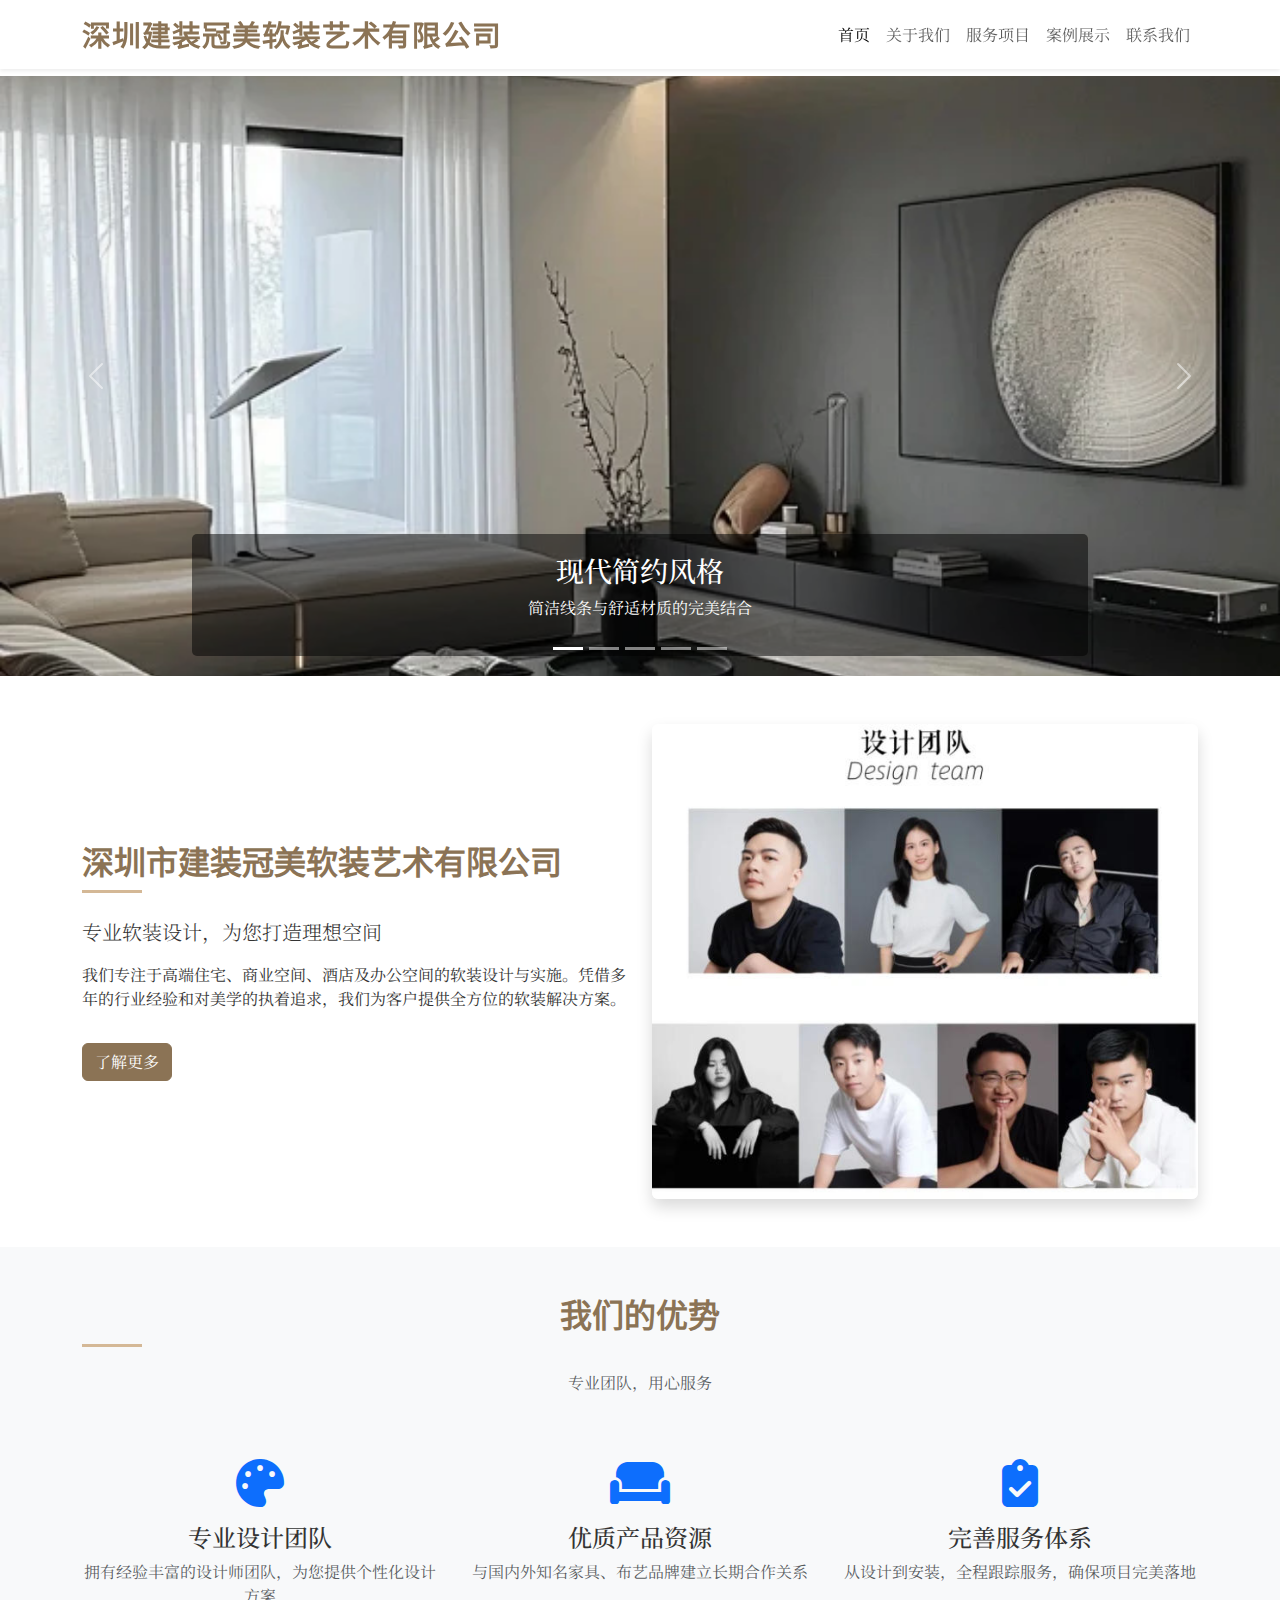
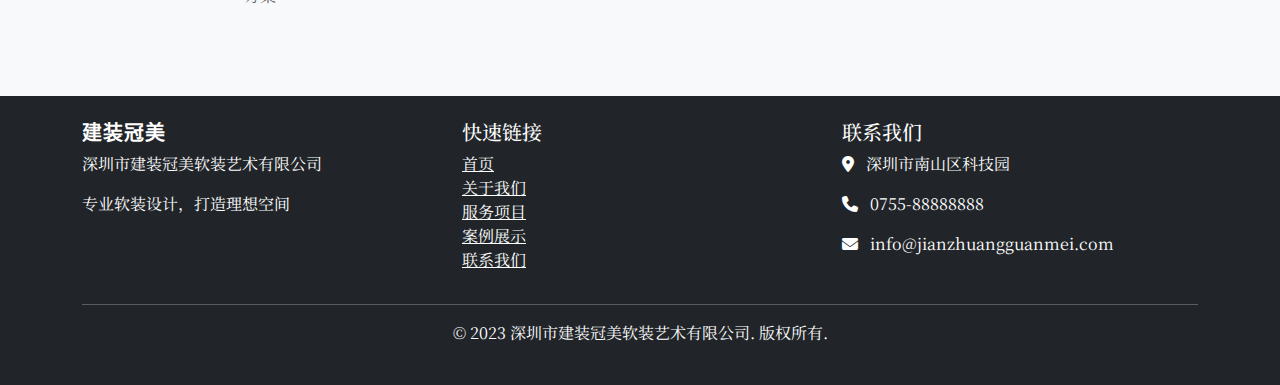
<file: index.html>
<!DOCTYPE html>
<html lang="zh-CN">
<head>
    <meta charset="UTF-8">
    <meta name="viewport" content="width=device-width, initial-scale=1.0">
    <title>深圳市建装冠美软装艺术有限公司</title>
    <link href="https://cdn.jsdelivr.net/npm/bootstrap@5.3.0/dist/css/bootstrap.min.css" rel="stylesheet">
    <link href="https://fonts.googleapis.com/css2?family=Playfair+Display:wght@700&family=Noto+Serif+SC:wght@700&display=swap" rel="stylesheet">
    <link rel="stylesheet" href="https://cdnjs.cloudflare.com/ajax/libs/font-awesome/6.4.0/css/all.min.css">
    <link rel="stylesheet" href="css/style.css">
</head>
<body>
    <!-- 导航栏 -->
    <nav class="navbar navbar-expand-lg navbar-light bg-white fixed-top shadow-sm">
        <div class="container">
            <a class="navbar-brand logo" href="index.html">深圳建装冠美软装艺术有限公司</a>
            <button class="navbar-toggler" type="button" data-bs-toggle="collapse" data-bs-target="#navbarNav">
                <span class="navbar-toggler-icon"></span>
            </button>
            <div class="collapse navbar-collapse" id="navbarNav">
                <ul class="navbar-nav ms-auto">
                    <li class="nav-item">
                        <a class="nav-link active" href="index.html">首页</a>
                    </li>
                    <li class="nav-item">
                        <a class="nav-link" href="about.html">关于我们</a>
                    </li>
                    <li class="nav-item">
                        <a class="nav-link" href="services.html">服务项目</a>
                    </li>
                    <li class="nav-item">
                        <a class="nav-link" href="portfolio.html">案例展示</a>
                    </li>
                    <li class="nav-item">
                        <a class="nav-link" href="contact.html">联系我们</a>
                    </li>
                </ul>
            </div>
        </div>
    </nav>

    <!-- 轮播图 -->
    <div id="mainCarousel" class="carousel slide" data-bs-ride="carousel">
        <div class="carousel-indicators">
            <button type="button" data-bs-target="#mainCarousel" data-bs-slide-to="0" class="active"></button>
            <button type="button" data-bs-target="#mainCarousel" data-bs-slide-to="1"></button>
            <button type="button" data-bs-target="#mainCarousel" data-bs-slide-to="2"></button>
            <button type="button" data-bs-target="#mainCarousel" data-bs-slide-to="3"></button>
            <button type="button" data-bs-target="#mainCarousel" data-bs-slide-to="4"></button>
        </div>
        <div class="carousel-inner">
            <div class="carousel-item active">
                <img src="images/slide1.jpg" class="d-block w-100" alt="软装设计效果图1">
                <div class="carousel-caption d-none d-md-block">
                    <h3>现代简约风格</h3>
                    <p>简洁线条与舒适材质的完美结合</p>
                </div>
            </div>
            <div class="carousel-item">
                <img src="images/slide2.jpg" class="d-block w-100" alt="软装设计效果图2">
                <div class="carousel-caption d-none d-md-block">
                    <h3>新中式风格</h3>
                    <p>传统与现代的优雅融合</p>
                </div>
            </div>
            <div class="carousel-item">
                <img src="images/slide3.jpg" class="d-block w-100" alt="软装设计效果图3">
                <div class="carousel-caption d-none d-md-block">
                    <h3>欧式奢华风格</h3>
                    <p>精致细节彰显贵族气质</p>
                </div>
            </div>
            <div class="carousel-item">
                <img src="images/slide4.jpg" class="d-block w-100" alt="软装设计效果图4">
                <div class="carousel-caption d-none d-md-block">
                    <h3>北欧风格</h3>
                    <p>自然、简约、舒适的生活美学</p>
                </div>
            </div>
            <div class="carousel-item">
                <img src="images/slide5.jpg" class="d-block w-100" alt="软装设计效果图5">
                <div class="carousel-caption d-none d-md-block">
                    <h3>工业风格</h3>
                    <p>粗犷与精致的独特平衡</p>
                </div>
            </div>
        </div>
        <button class="carousel-control-prev" type="button" data-bs-target="#mainCarousel" data-bs-slide="prev">
            <span class="carousel-control-prev-icon"></span>
        </button>
        <button class="carousel-control-next" type="button" data-bs-target="#mainCarousel" data-bs-slide="next">
            <span class="carousel-control-next-icon"></span>
        </button>
    </div>

    <!-- 公司简介 -->
    <section class="py-5">
        <div class="container">
            <div class="row align-items-center">
                <div class="col-md-6">
                    <h2 class="section-title">深圳市建装冠美软装艺术有限公司</h2>
                    <p class="lead">专业软装设计，为您打造理想空间</p>
                    <p>我们专注于高端住宅、商业空间、酒店及办公空间的软装设计与实施。凭借多年的行业经验和对美学的执着追求，我们为客户提供全方位的软装解决方案。</p>
                    <a href="about.html" class="btn btn-primary mt-3">了解更多</a>
                </div>
                <div class="col-md-6">
                    <img src="images/about-preview.jpg" alt="公司简介" class="img-fluid rounded shadow">
                </div>
            </div>
        </div>
    </section>

    <!-- 服务亮点 -->
    <section class="py-5 bg-light">
        <div class="container">
            <div class="row text-center mb-5">
                <div class="col">
                    <h2 class="section-title">我们的优势</h2>
                    <p class="text-muted">专业团队，用心服务</p>
                </div>
            </div>
            <div class="row">
                <div class="col-md-4 text-center mb-4">
                    <div class="feature-icon mb-3">
                        <i class="fas fa-palette fa-3x text-primary"></i>
                    </div>
                    <h4>专业设计团队</h4>
                    <p class="text-muted">拥有经验丰富的设计师团队，为您提供个性化设计方案</p>
                </div>
                <div class="col-md-4 text-center mb-4">
                    <div class="feature-icon mb-3">
                        <i class="fas fa-couch fa-3x text-primary"></i>
                    </div>
                    <h4>优质产品资源</h4>
                    <p class="text-muted">与国内外知名家具、布艺品牌建立长期合作关系</p>
                </div>
                <div class="col-md-4 text-center mb-4">
                    <div class="feature-icon mb-3">
                        <i class="fas fa-clipboard-check fa-3x text-primary"></i>
                    </div>
                    <h4>完善服务体系</h4>
                    <p class="text-muted">从设计到安装，全程跟踪服务，确保项目完美落地</p>
                </div>
            </div>
        </div>
    </section>

    <!-- 底部 -->
    <footer class="bg-dark text-white py-4">
        <div class="container">
            <div class="row">
                <div class="col-md-4">
                    <h5 class="logo-footer">建装冠美</h5>
                    <p>深圳市建装冠美软装艺术有限公司</p>
                    <p>专业软装设计，打造理想空间</p>
                </div>
                <div class="col-md-4">
                    <h5>快速链接</h5>
                    <ul class="list-unstyled">
                        <li><a href="index.html" class="text-white">首页</a></li>
                        <li><a href="about.html" class="text-white">关于我们</a></li>
                        <li><a href="services.html" class="text-white">服务项目</a></li>
                        <li><a href="portfolio.html" class="text-white">案例展示</a></li>
                        <li><a href="contact.html" class="text-white">联系我们</a></li>
                    </ul>
                </div>
                <div class="col-md-4">
                    <h5>联系我们</h5>
                    <p><i class="fas fa-map-marker-alt me-2"></i> 深圳市南山区科技园</p>
                    <p><i class="fas fa-phone me-2"></i> 0755-88888888</p>
                    <p><i class="fas fa-envelope me-2"></i> info@jianzhuangguanmei.com</p>
                </div>
            </div>
            <hr class="bg-white">
            <div class="text-center">
                <p>&copy; 2023 深圳市建装冠美软装艺术有限公司. 版权所有.</p>
            </div>
        </div>
    </footer>

    <script src="https://cdn.jsdelivr.net/npm/bootstrap@5.3.0/dist/js/bootstrap.bundle.min.js"></script>
    <script src="js/script.js"></script>
</body>
</html>
</file>
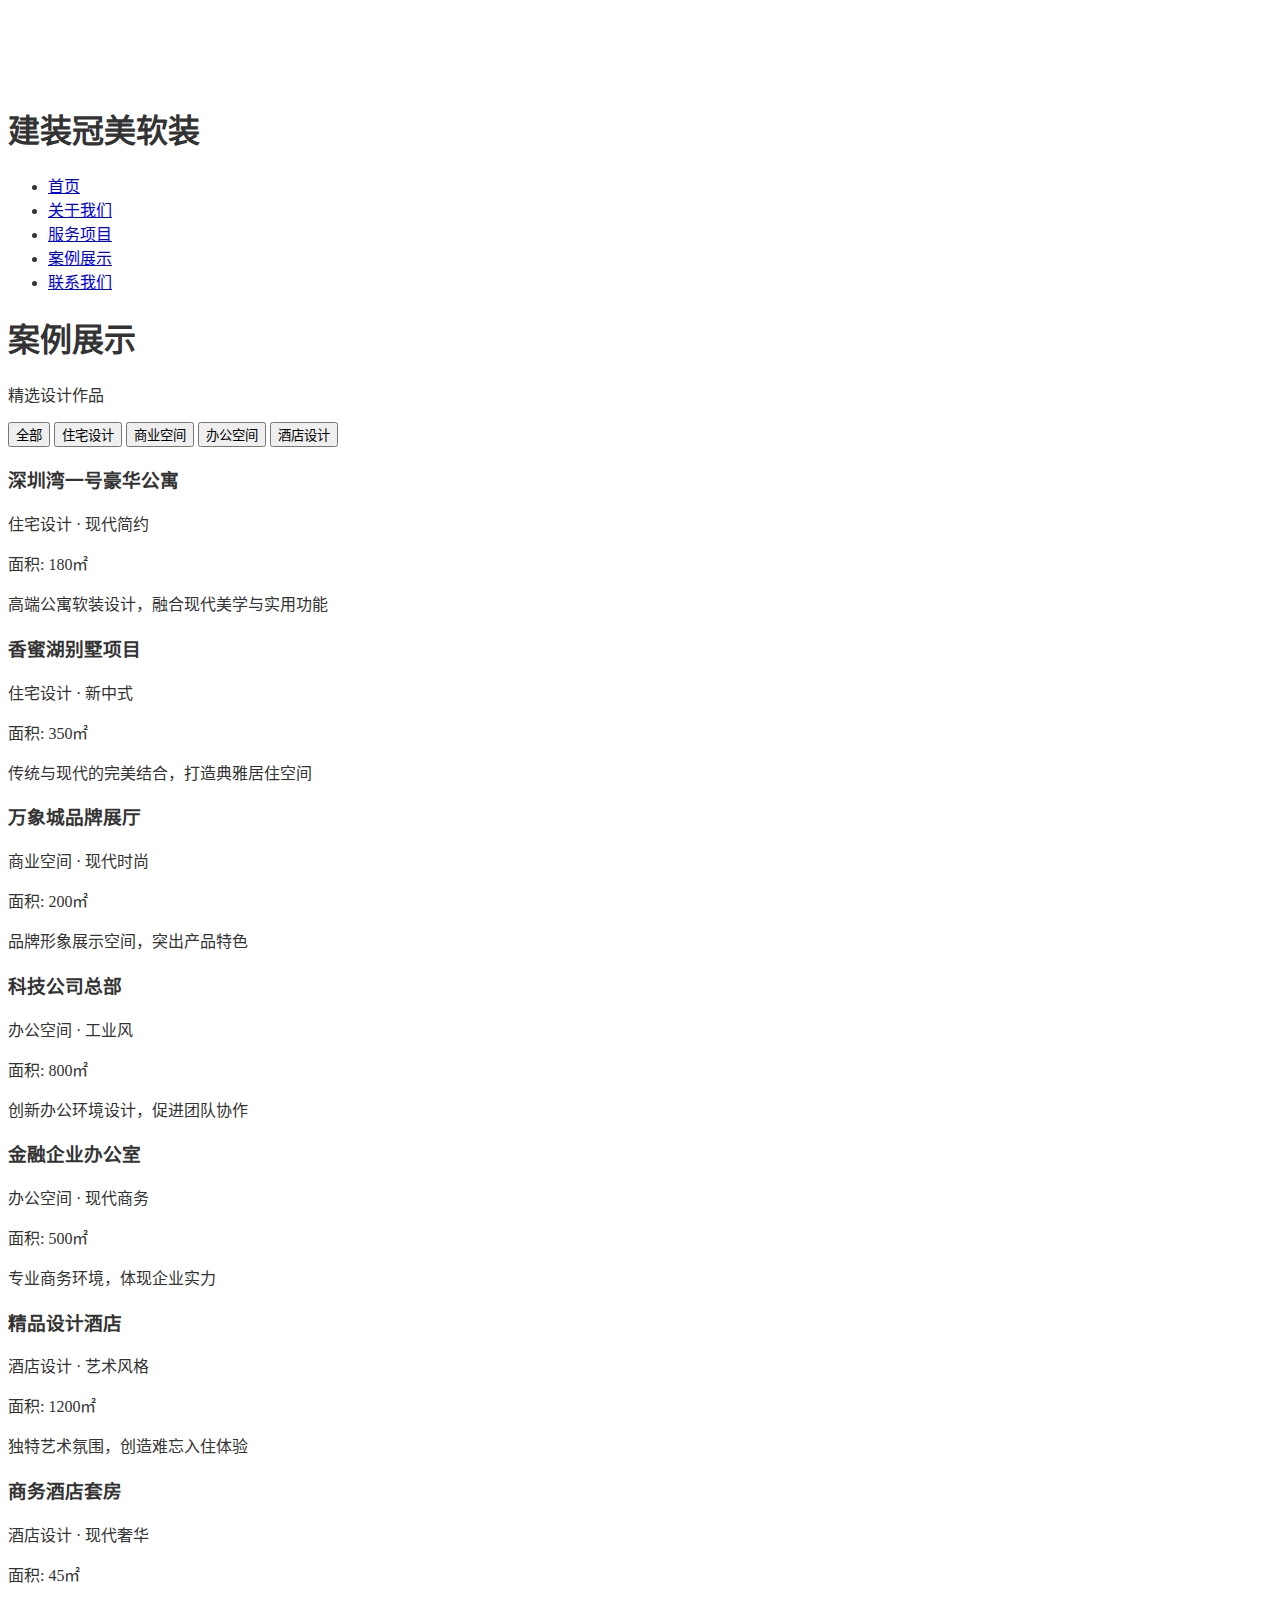
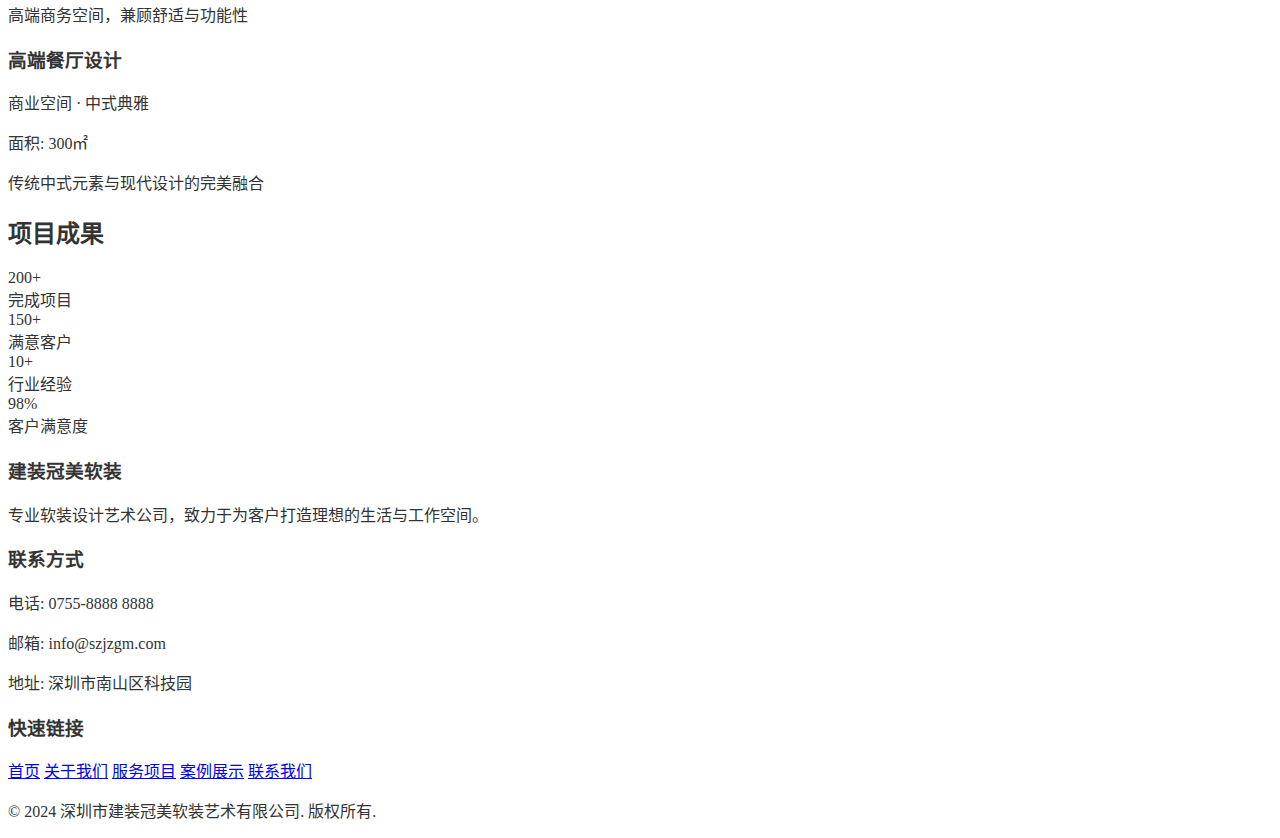
<file: cases.html>
<!DOCTYPE html>
<html lang="zh-CN">
<head>
    <meta charset="UTF-8">
    <meta name="viewport" content="width=device-width, initial-scale=1.0">
    <title>案例展示 - 深圳市建装冠美软装艺术有限公司</title>
    <link rel="stylesheet" href="css/style.css">
</head>
<body>
    <header>
        <nav>
            <div class="logo">
                <h1>建装冠美软装</h1>
            </div>
            <ul class="nav-menu">
                <li><a href="index.html">首页</a></li>
                <li><a href="about.html">关于我们</a></li>
                <li><a href="services.html">服务项目</a></li>
                <li><a href="cases.html" class="active">案例展示</a></li>
                <li><a href="contact.html">联系我们</a></li>
            </ul>
            <div class="menu-toggle">
                <span></span>
                <span></span>
                <span></span>
            </div>
        </nav>
    </header>

    <main class="page-main">
        <section class="page-hero">
            <div class="container">
                <h1>案例展示</h1>
                <p>精选设计作品</p>
            </div>
        </section>

        <section class="cases-filter">
            <div class="container">
                <div class="filter-buttons">
                    <button class="filter-btn active" data-filter="all">全部</button>
                    <button class="filter-btn" data-filter="residential">住宅设计</button>
                    <button class="filter-btn" data-filter="commercial">商业空间</button>
                    <button class="filter-btn" data-filter="office">办公空间</button>
                    <button class="filter-btn" data-filter="hotel">酒店设计</button>
                </div>
            </div>
        </section>

        <section class="cases-gallery">
            <div class="container">
                <div class="cases-grid">
                    <!-- 住宅设计案例 -->
                    <div class="case-item residential" data-category="residential">
                        <div class="case-image"></div>
                        <div class="case-info">
                            <h3>深圳湾一号豪华公寓</h3>
                            <p class="case-type">住宅设计 · 现代简约</p>
                            <p class="case-area">面积: 180㎡</p>
                            <p class="case-desc">高端公寓软装设计，融合现代美学与实用功能</p>
                        </div>
                    </div>
                    
                    <div class="case-item residential" data-category="residential">
                        <div class="case-image"></div>
                        <div class="case-info">
                            <h3>香蜜湖别墅项目</h3>
                            <p class="case-type">住宅设计 · 新中式</p>
                            <p class="case-area">面积: 350㎡</p>
                            <p class="case-desc">传统与现代的完美结合，打造典雅居住空间</p>
                        </div>
                    </div>

                    <!-- 商业空间案例 -->
                    <div class="case-item commercial" data-category="commercial">
                        <div class="case-image"></div>
                        <div class="case-info">
                            <h3>万象城品牌展厅</h3>
                            <p class="case-type">商业空间 · 现代时尚</p>
                            <p class="case-area">面积: 200㎡</p>
                            <p class="case-desc">品牌形象展示空间，突出产品特色</p>
                        </div>
                    </div>

                    <!-- 办公空间案例 -->
                    <div class="case-item office" data-category="office">
                        <div class="case-image"></div>
                        <div class="case-info">
                            <h3>科技公司总部</h3>
                            <p class="case-type">办公空间 · 工业风</p>
                            <p class="case-area">面积: 800㎡</p>
                            <p class="case-desc">创新办公环境设计，促进团队协作</p>
                        </div>
                    </div>
                    
                    <div class="case-item office" data-category="office">
                        <div class="case-image"></div>
                        <div class="case-info">
                            <h3>金融企业办公室</h3>
                            <p class="case-type">办公空间 · 现代商务</p>
                            <p class="case-area">面积: 500㎡</p>
                            <p class="case-desc">专业商务环境，体现企业实力</p>
                        </div>
                    </div>

                    <!-- 酒店设计案例 -->
                    <div class="case-item hotel" data-category="hotel">
                        <div class="case-image"></div>
                        <div class="case-info">
                            <h3>精品设计酒店</h3>
                            <p class="case-type">酒店设计 · 艺术风格</p>
                            <p class="case-area">面积: 1200㎡</p>
                            <p class="case-desc">独特艺术氛围，创造难忘入住体验</p>
                        </div>
                    </div>
                    
                    <div class="case-item hotel" data-category="hotel">
                        <div class="case-image"></div>
                        <div class="case-info">
                            <h3>商务酒店套房</h3>
                            <p class="case-type">酒店设计 · 现代奢华</p>
                            <p class="case-area">面积: 45㎡</p>
                            <p class="case-desc">高端商务空间，兼顾舒适与功能性</p>
                        </div>
                    </div>

                    <div class="case-item commercial" data-category="commercial">
                        <div class="case-image"></div>
                        <div class="case-info">
                            <h3>高端餐厅设计</h3>
                            <p class="case-type">商业空间 · 中式典雅</p>
                            <p class="case-area">面积: 300㎡</p>
                            <p class="case-desc">传统中式元素与现代设计的完美融合</p>
                        </div>
                    </div>
                </div>
            </div>
        </section>

        <section class="case-statistics">
            <div class="container">
                <h2>项目成果</h2>
                <div class="stats-grid">
                    <div class="stat-item">
                        <div class="stat-number">200+</div>
                        <div class="stat-label">完成项目</div>
                    </div>
                    <div class="stat-item">
                        <div class="stat-number">150+</div>
                        <div class="stat-label">满意客户</div>
                    </div>
                    <div class="stat-item">
                        <div class="stat-number">10+</div>
                        <div class="stat-label">行业经验</div>
                    </div>
                    <div class="stat-item">
                        <div class="stat-number">98%</div>
                        <div class="stat-label">客户满意度</div>
                    </div>
                </div>
            </div>
        </section>
    </main>

    <footer>
        <div class="container">
            <div class="footer-content">
                <div class="footer-section">
                    <h3>建装冠美软装</h3>
                    <p>专业软装设计艺术公司，致力于为客户打造理想的生活与工作空间。</p>
                </div>
                <div class="footer-section">
                    <h3>联系方式</h3>
                    <p>电话: 0755-8888 8888</p>
                    <p>邮箱: info@szjzgm.com</p>
                    <p>地址: 深圳市南山区科技园</p>
                </div>
                <div class="footer-section">
                    <h3>快速链接</h3>
                    <a href="index.html">首页</a>
                    <a href="about.html">关于我们</a>
                    <a href="services.html">服务项目</a>
                    <a href="cases.html">案例展示</a>
                    <a href="contact.html">联系我们</a>
                </div>
            </div>
            <div class="copyright">
                <p>&copy; 2024 深圳市建装冠美软装艺术有限公司. 版权所有.</p>
            </div>
        </div>
    </footer>

    <script src="js/main.js"></script>
</body>
</html>
</file>
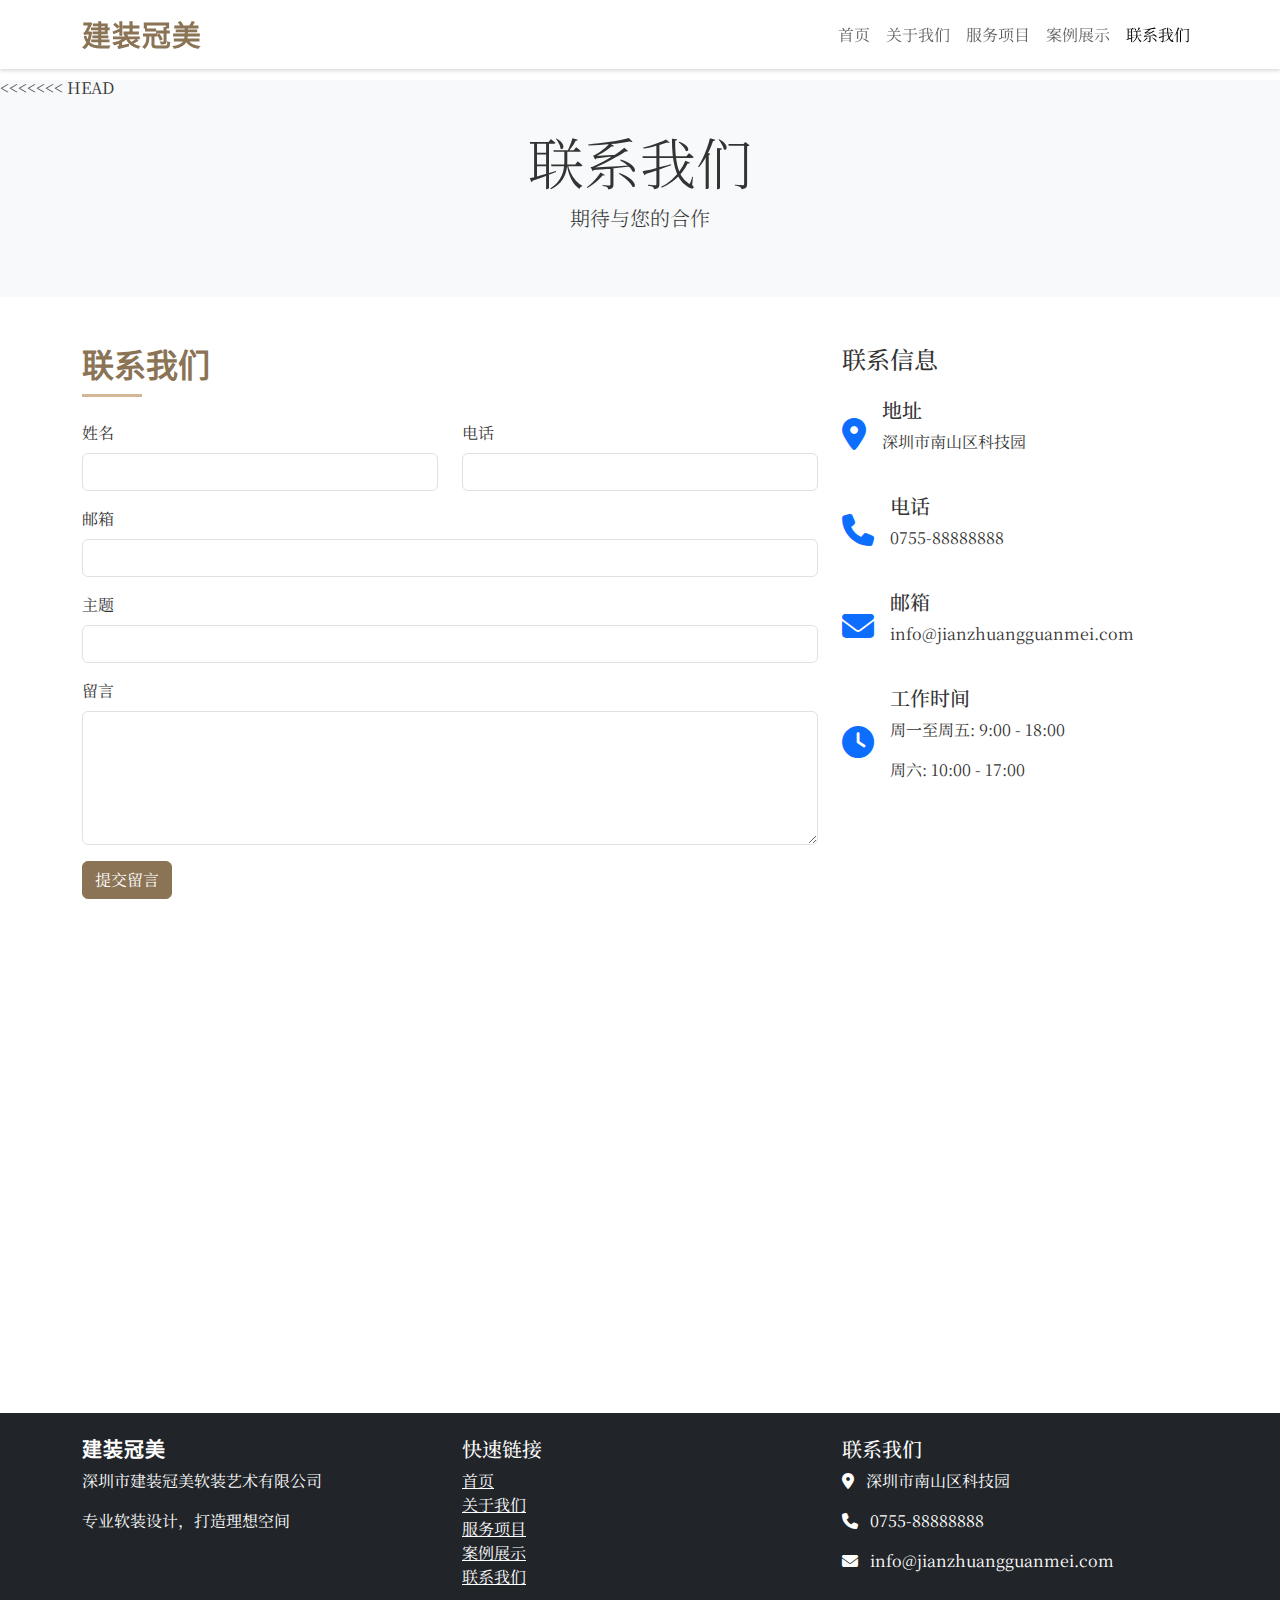
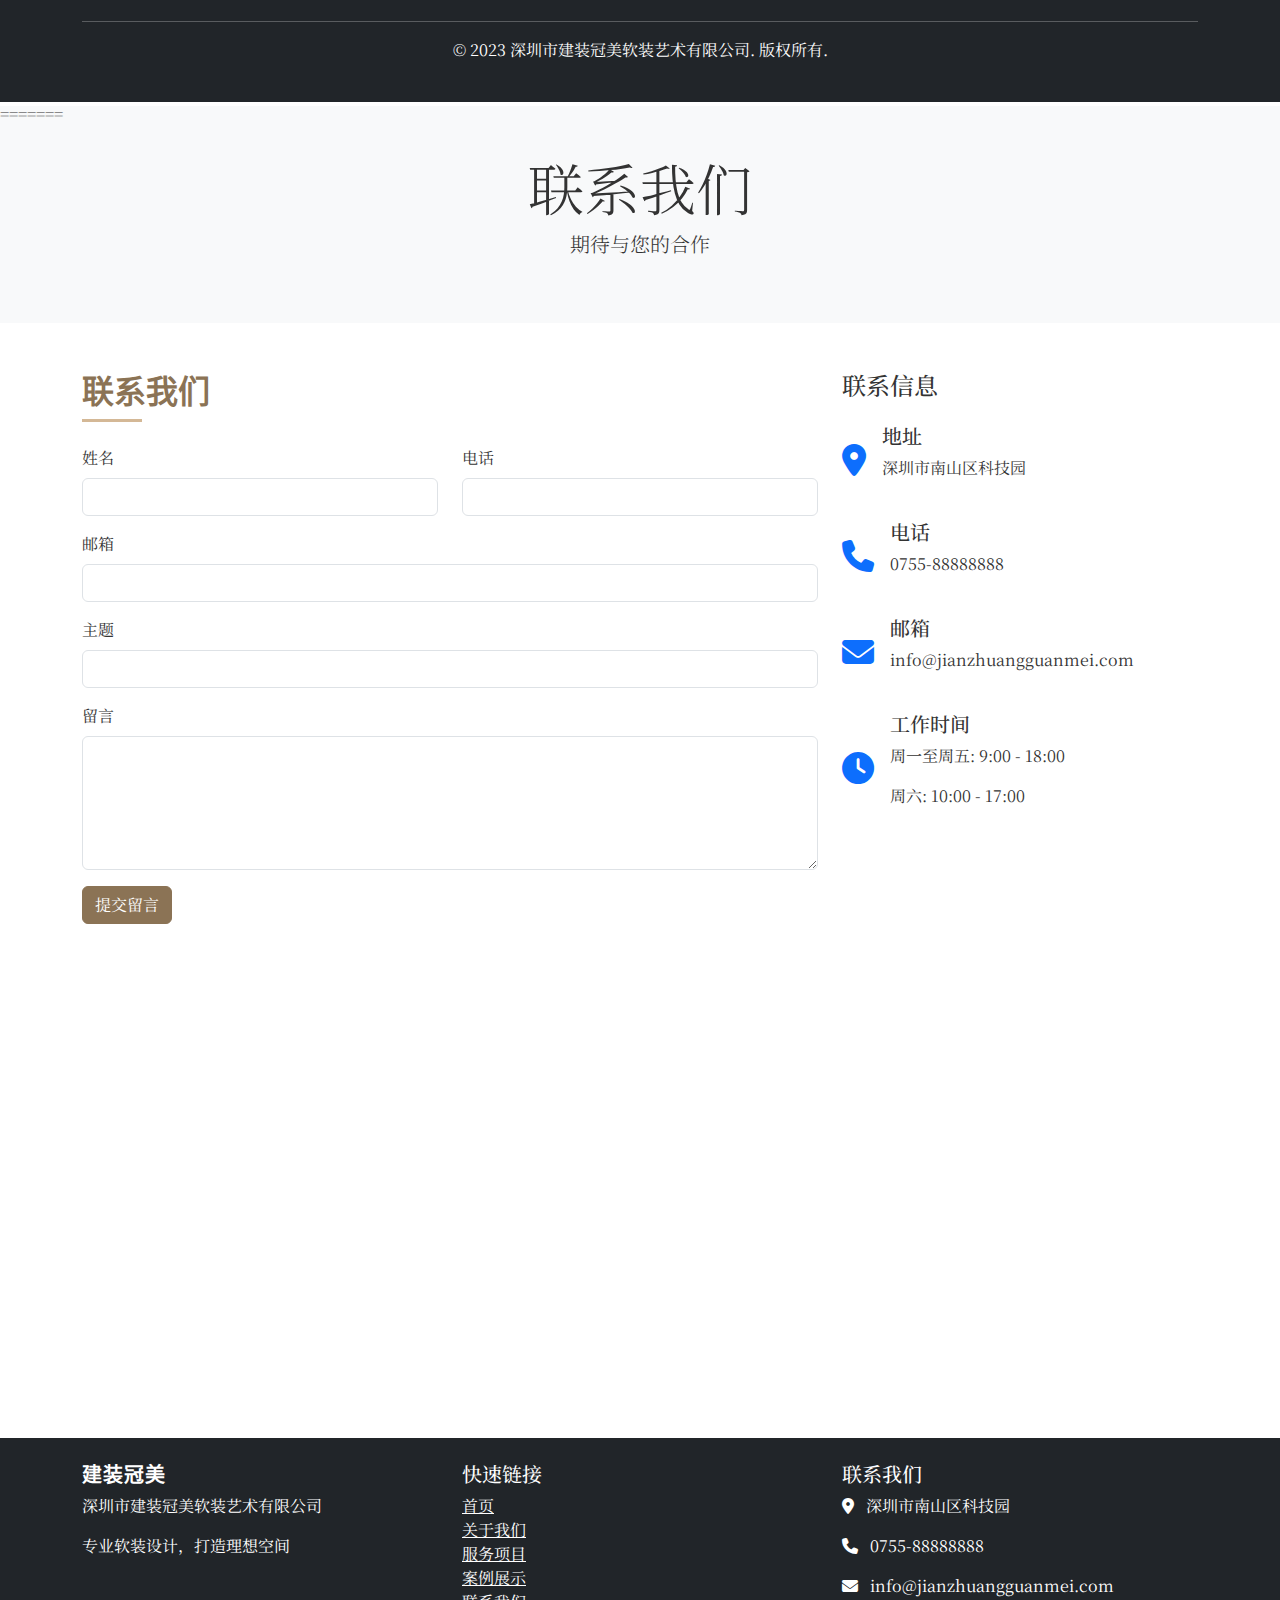
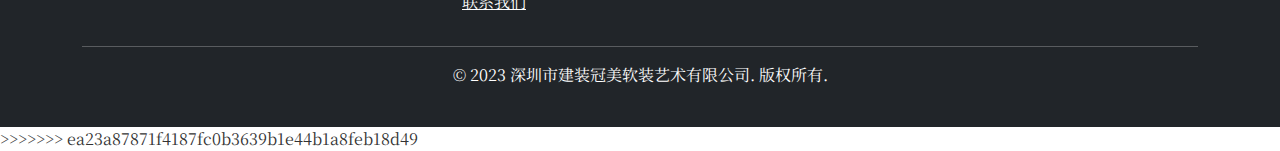
<file: contact.html>
<<<<<<< HEAD
<!DOCTYPE html>
<html lang="zh-CN">
<head>
    <meta charset="UTF-8">
    <meta name="viewport" content="width=device-width, initial-scale=1.0">
    <title>联系我们 - 深圳市建装冠美软装艺术有限公司</title>
    <link href="https://cdn.jsdelivr.net/npm/bootstrap@5.3.0/dist/css/bootstrap.min.css" rel="stylesheet">
    <link href="https://fonts.googleapis.com/css2?family=Playfair+Display:wght@700&family=Noto+Serif+SC:wght@700&display=swap" rel="stylesheet">
    <link rel="stylesheet" href="https://cdnjs.cloudflare.com/ajax/libs/font-awesome/6.4.0/css/all.min.css">
    <link rel="stylesheet" href="css/style.css">
</head>
<body>
    <!-- 导航栏 -->
    <nav class="navbar navbar-expand-lg navbar-light bg-white fixed-top shadow-sm">
        <div class="container">
            <a class="navbar-brand logo" href="index.html">建装冠美</a>
            <button class="navbar-toggler" type="button" data-bs-toggle="collapse" data-bs-target="#navbarNav">
                <span class="navbar-toggler-icon"></span>
            </button>
            <div class="collapse navbar-collapse" id="navbarNav">
                <ul class="navbar-nav ms-auto">
                    <li class="nav-item">
                        <a class="nav-link" href="index.html">首页</a>
                    </li>
                    <li class="nav-item">
                        <a class="nav-link" href="about.html">关于我们</a>
                    </li>
                    <li class="nav-item">
                        <a class="nav-link" href="services.html">服务项目</a>
                    </li>
                    <li class="nav-item">
                        <a class="nav-link" href="portfolio.html">案例展示</a>
                    </li>
                    <li class="nav-item">
                        <a class="nav-link active" href="contact.html">联系我们</a>
                    </li>
                </ul>
            </div>
        </div>
    </nav>

    <!-- 页面标题 -->
    <section class="page-header py-5 bg-light">
        <div class="container">
            <div class="row">
                <div class="col-12 text-center">
                    <h1 class="display-4">联系我们</h1>
                    <p class="lead">期待与您的合作</p>
                </div>
            </div>
        </div>
    </section>

    <!-- 联系信息 -->
    <section class="py-5">
        <div class="container">
            <div class="row">
                <div class="col-md-8">
                    <h2 class="section-title mb-4">联系我们</h2>
                    <form id="contactForm">
                        <div class="row">
                            <div class="col-md-6 mb-3">
                                <label for="name" class="form-label">姓名</label>
                                <input type="text" class="form-control" id="name" required>
                            </div>
                            <div class="col-md-6 mb-3">
                                <label for="phone" class="form-label">电话</label>
                                <input type="tel" class="form-control" id="phone" required>
                            </div>
                        </div>
                        <div class="mb-3">
                            <label for="email" class="form-label">邮箱</label>
                            <input type="email" class="form-control" id="email" required>
                        </div>
                        <div class="mb-3">
                            <label for="subject" class="form-label">主题</label>
                            <input type="text" class="form-control" id="subject" required>
                        </div>
                        <div class="mb-3">
                            <label for="message" class="form-label">留言</label>
                            <textarea class="form-control" id="message" rows="5" required></textarea>
                        </div>
                        <button type="submit" class="btn btn-primary">提交留言</button>
                    </form>
                </div>
                <div class="col-md-4">
                    <div class="contact-info">
                        <h4 class="mb-4">联系信息</h4>
                        <div class="contact-item mb-4">
                            <div class="contact-icon me-3">
                                <i class="fas fa-map-marker-alt fa-2x text-primary"></i>
                            </div>
                            <div>
                                <h5>地址</h5>
                                <p>深圳市南山区科技园</p>
                            </div>
                        </div>
                        <div class="contact-item mb-4">
                            <div class="contact-icon me-3">
                                <i class="fas fa-phone fa-2x text-primary"></i>
                            </div>
                            <div>
                                <h5>电话</h5>
                                <p>0755-88888888</p>
                            </div>
                        </div>
                        <div class="contact-item mb-4">
                            <div class="contact-icon me-3">
                                <i class="fas fa-envelope fa-2x text-primary"></i>
                            </div>
                            <div>
                                <h5>邮箱</h5>
                                <p>info@jianzhuangguanmei.com</p>
                            </div>
                        </div>
                        <div class="contact-item mb-4">
                            <div class="contact-icon me-3">
                                <i class="fas fa-clock fa-2x text-primary"></i>
                            </div>
                            <div>
                                <h5>工作时间</h5>
                                <p>周一至周五: 9:00 - 18:00</p>
                                <p>周六: 10:00 - 17:00</p>
                            </div>
                        </div>
                    </div>
                </div>
            </div>
        </div>
    </section>

    <!-- 地图 -->
    <section class="py-0">
        <div class="container-fluid">
            <div class="row">
                <div class="col-12">
                    <div class="map-container">
                        <iframe src="https://www.google.com/maps/embed?pb=!1m18!1m12!1m3!1d184552.5729018309!2d113.76328283359376!3d22.55647840000001!2m3!1f0!2f0!3f0!3m2!1i1024!2i768!4f13.1!3m3!1m2!1s0x340177535e5e22c1%3A0x68d9cafa1140a4b3!2z5p2x5Lqs6YeR5riv6KGM5Lia5aSn5a24!5e0!3m2!1szh-CN!2scn!4v1690363116366!5m2!1szh-CN!2scn" width="100%" height="450" style="border:0;" allowfullscreen="" loading="lazy" referrerpolicy="no-referrer-when-downgrade"></iframe>
                    </div>
                </div>
            </div>
        </div>
    </section>

    <!-- 底部 -->
    <footer class="bg-dark text-white py-4">
        <div class="container">
            <div class="row">
                <div class="col-md-4">
                    <h5 class="logo-footer">建装冠美</h5>
                    <p>深圳市建装冠美软装艺术有限公司</p>
                    <p>专业软装设计，打造理想空间</p>
                </div>
                <div class="col-md-4">
                    <h5>快速链接</h5>
                    <ul class="list-unstyled">
                        <li><a href="index.html" class="text-white">首页</a></li>
                        <li><a href="about.html" class="text-white">关于我们</a></li>
                        <li><a href="services.html" class="text-white">服务项目</a></li>
                        <li><a href="portfolio.html" class="text-white">案例展示</a></li>
                        <li><a href="contact.html" class="text-white">联系我们</a></li>
                    </ul>
                </div>
                <div class="col-md-4">
                    <h5>联系我们</h5>
                    <p><i class="fas fa-map-marker-alt me-2"></i> 深圳市南山区科技园</p>
                    <p><i class="fas fa-phone me-2"></i> 0755-88888888</p>
                    <p><i class="fas fa-envelope me-2"></i> info@jianzhuangguanmei.com</p>
                </div>
            </div>
            <hr class="bg-white">
            <div class="text-center">
                <p>&copy; 2023 深圳市建装冠美软装艺术有限公司. 版权所有.</p>
            </div>
        </div>
    </footer>

    <script src="https://cdn.jsdelivr.net/npm/bootstrap@5.3.0/dist/js/bootstrap.bundle.min.js"></script>
    <script src="js/script.js"></script>
</body>
=======
<!DOCTYPE html>
<html lang="zh-CN">
<head>
    <meta charset="UTF-8">
    <meta name="viewport" content="width=device-width, initial-scale=1.0">
    <title>联系我们 - 深圳市建装冠美软装艺术有限公司</title>
    <link href="https://cdn.jsdelivr.net/npm/bootstrap@5.3.0/dist/css/bootstrap.min.css" rel="stylesheet">
    <link href="https://fonts.googleapis.com/css2?family=Playfair+Display:wght@700&family=Noto+Serif+SC:wght@700&display=swap" rel="stylesheet">
    <link rel="stylesheet" href="https://cdnjs.cloudflare.com/ajax/libs/font-awesome/6.4.0/css/all.min.css">
    <link rel="stylesheet" href="css/style.css">
</head>
<body>
    <!-- 导航栏 -->
    <nav class="navbar navbar-expand-lg navbar-light bg-white fixed-top shadow-sm">
        <div class="container">
            <a class="navbar-brand logo" href="index.html">建装冠美</a>
            <button class="navbar-toggler" type="button" data-bs-toggle="collapse" data-bs-target="#navbarNav">
                <span class="navbar-toggler-icon"></span>
            </button>
            <div class="collapse navbar-collapse" id="navbarNav">
                <ul class="navbar-nav ms-auto">
                    <li class="nav-item">
                        <a class="nav-link" href="index.html">首页</a>
                    </li>
                    <li class="nav-item">
                        <a class="nav-link" href="about.html">关于我们</a>
                    </li>
                    <li class="nav-item">
                        <a class="nav-link" href="services.html">服务项目</a>
                    </li>
                    <li class="nav-item">
                        <a class="nav-link" href="portfolio.html">案例展示</a>
                    </li>
                    <li class="nav-item">
                        <a class="nav-link active" href="contact.html">联系我们</a>
                    </li>
                </ul>
            </div>
        </div>
    </nav>

    <!-- 页面标题 -->
    <section class="page-header py-5 bg-light">
        <div class="container">
            <div class="row">
                <div class="col-12 text-center">
                    <h1 class="display-4">联系我们</h1>
                    <p class="lead">期待与您的合作</p>
                </div>
            </div>
        </div>
    </section>

    <!-- 联系信息 -->
    <section class="py-5">
        <div class="container">
            <div class="row">
                <div class="col-md-8">
                    <h2 class="section-title mb-4">联系我们</h2>
                    <form id="contactForm">
                        <div class="row">
                            <div class="col-md-6 mb-3">
                                <label for="name" class="form-label">姓名</label>
                                <input type="text" class="form-control" id="name" required>
                            </div>
                            <div class="col-md-6 mb-3">
                                <label for="phone" class="form-label">电话</label>
                                <input type="tel" class="form-control" id="phone" required>
                            </div>
                        </div>
                        <div class="mb-3">
                            <label for="email" class="form-label">邮箱</label>
                            <input type="email" class="form-control" id="email" required>
                        </div>
                        <div class="mb-3">
                            <label for="subject" class="form-label">主题</label>
                            <input type="text" class="form-control" id="subject" required>
                        </div>
                        <div class="mb-3">
                            <label for="message" class="form-label">留言</label>
                            <textarea class="form-control" id="message" rows="5" required></textarea>
                        </div>
                        <button type="submit" class="btn btn-primary">提交留言</button>
                    </form>
                </div>
                <div class="col-md-4">
                    <div class="contact-info">
                        <h4 class="mb-4">联系信息</h4>
                        <div class="contact-item mb-4">
                            <div class="contact-icon me-3">
                                <i class="fas fa-map-marker-alt fa-2x text-primary"></i>
                            </div>
                            <div>
                                <h5>地址</h5>
                                <p>深圳市南山区科技园</p>
                            </div>
                        </div>
                        <div class="contact-item mb-4">
                            <div class="contact-icon me-3">
                                <i class="fas fa-phone fa-2x text-primary"></i>
                            </div>
                            <div>
                                <h5>电话</h5>
                                <p>0755-88888888</p>
                            </div>
                        </div>
                        <div class="contact-item mb-4">
                            <div class="contact-icon me-3">
                                <i class="fas fa-envelope fa-2x text-primary"></i>
                            </div>
                            <div>
                                <h5>邮箱</h5>
                                <p>info@jianzhuangguanmei.com</p>
                            </div>
                        </div>
                        <div class="contact-item mb-4">
                            <div class="contact-icon me-3">
                                <i class="fas fa-clock fa-2x text-primary"></i>
                            </div>
                            <div>
                                <h5>工作时间</h5>
                                <p>周一至周五: 9:00 - 18:00</p>
                                <p>周六: 10:00 - 17:00</p>
                            </div>
                        </div>
                    </div>
                </div>
            </div>
        </div>
    </section>

    <!-- 地图 -->
    <section class="py-0">
        <div class="container-fluid">
            <div class="row">
                <div class="col-12">
                    <div class="map-container">
                        <iframe src="https://www.google.com/maps/embed?pb=!1m18!1m12!1m3!1d184552.5729018309!2d113.76328283359376!3d22.55647840000001!2m3!1f0!2f0!3f0!3m2!1i1024!2i768!4f13.1!3m3!1m2!1s0x340177535e5e22c1%3A0x68d9cafa1140a4b3!2z5p2x5Lqs6YeR5riv6KGM5Lia5aSn5a24!5e0!3m2!1szh-CN!2scn!4v1690363116366!5m2!1szh-CN!2scn" width="100%" height="450" style="border:0;" allowfullscreen="" loading="lazy" referrerpolicy="no-referrer-when-downgrade"></iframe>
                    </div>
                </div>
            </div>
        </div>
    </section>

    <!-- 底部 -->
    <footer class="bg-dark text-white py-4">
        <div class="container">
            <div class="row">
                <div class="col-md-4">
                    <h5 class="logo-footer">建装冠美</h5>
                    <p>深圳市建装冠美软装艺术有限公司</p>
                    <p>专业软装设计，打造理想空间</p>
                </div>
                <div class="col-md-4">
                    <h5>快速链接</h5>
                    <ul class="list-unstyled">
                        <li><a href="index.html" class="text-white">首页</a></li>
                        <li><a href="about.html" class="text-white">关于我们</a></li>
                        <li><a href="services.html" class="text-white">服务项目</a></li>
                        <li><a href="portfolio.html" class="text-white">案例展示</a></li>
                        <li><a href="contact.html" class="text-white">联系我们</a></li>
                    </ul>
                </div>
                <div class="col-md-4">
                    <h5>联系我们</h5>
                    <p><i class="fas fa-map-marker-alt me-2"></i> 深圳市南山区科技园</p>
                    <p><i class="fas fa-phone me-2"></i> 0755-88888888</p>
                    <p><i class="fas fa-envelope me-2"></i> info@jianzhuangguanmei.com</p>
                </div>
            </div>
            <hr class="bg-white">
            <div class="text-center">
                <p>&copy; 2023 深圳市建装冠美软装艺术有限公司. 版权所有.</p>
            </div>
        </div>
    </footer>

    <script src="https://cdn.jsdelivr.net/npm/bootstrap@5.3.0/dist/js/bootstrap.bundle.min.js"></script>
    <script src="js/script.js"></script>
</body>
>>>>>>> ea23a87871f4187fc0b3639b1e44b1a8feb18d49
</html>
</file>
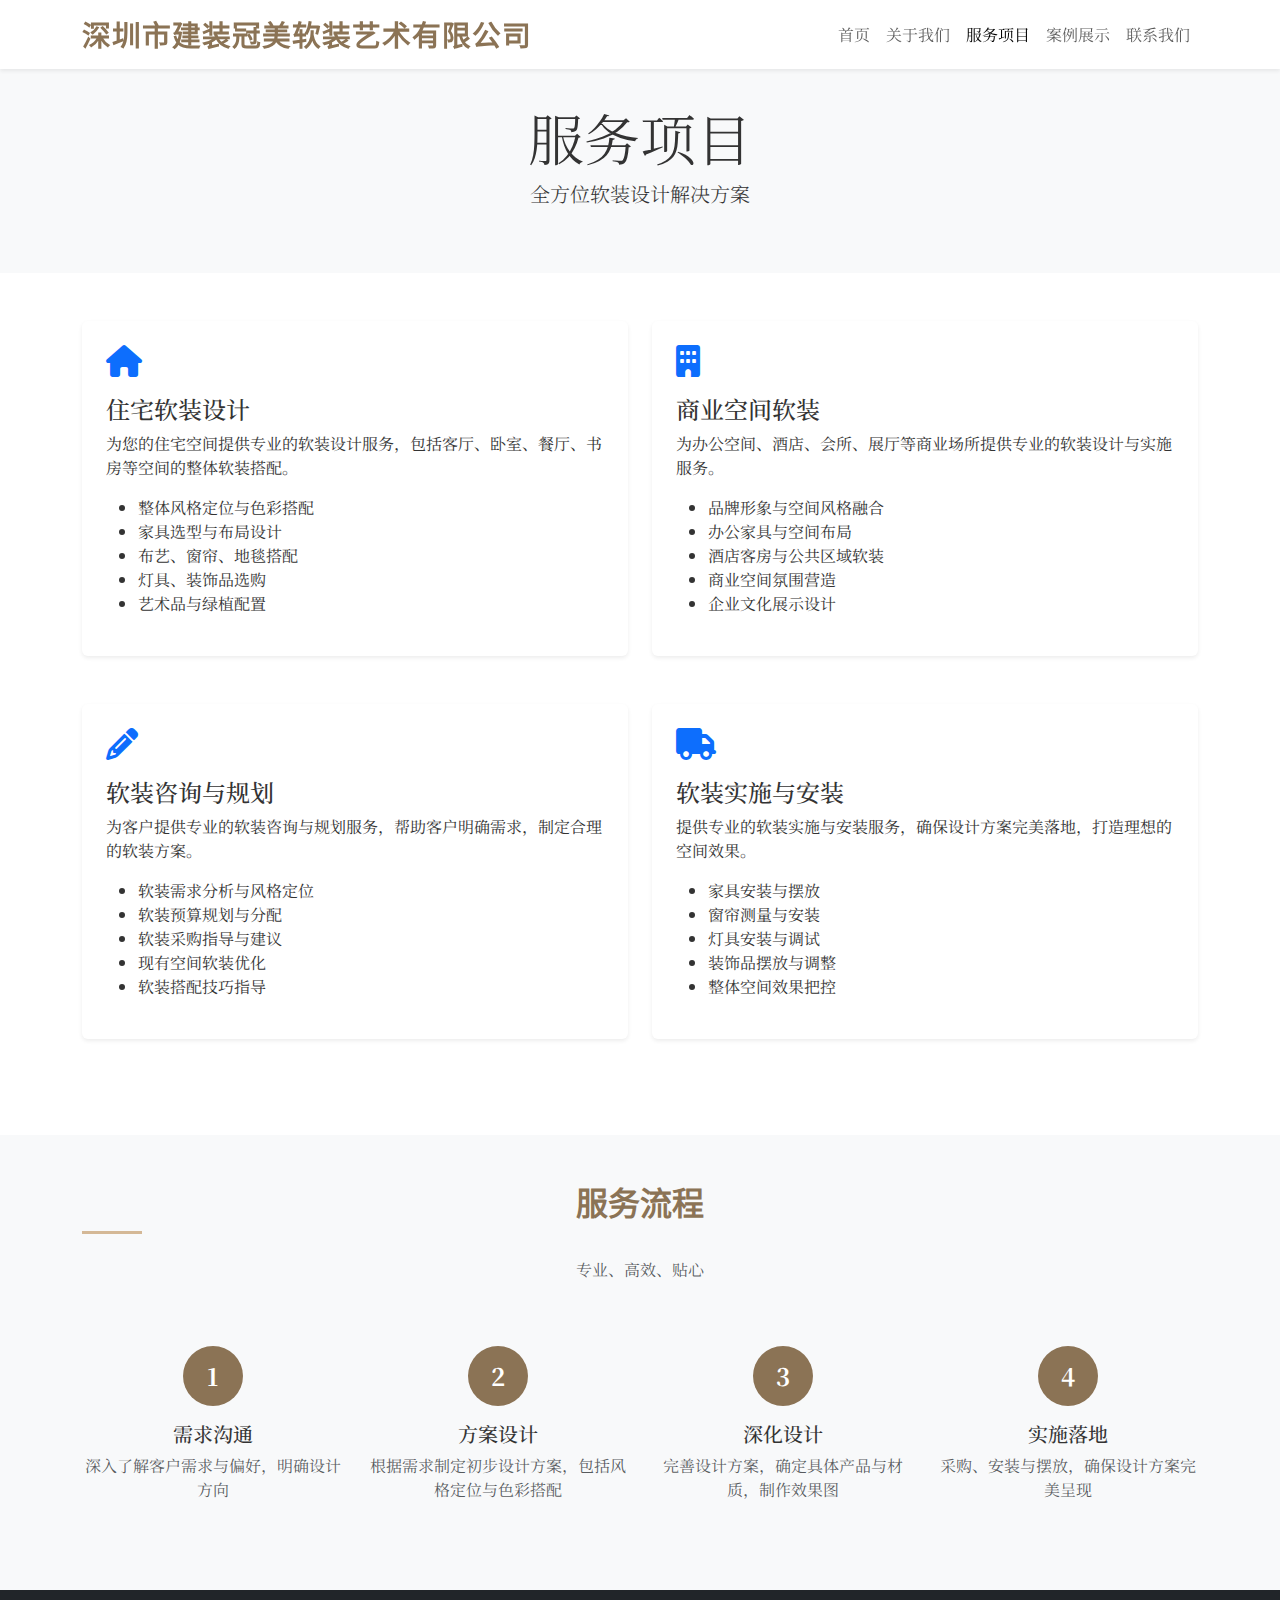
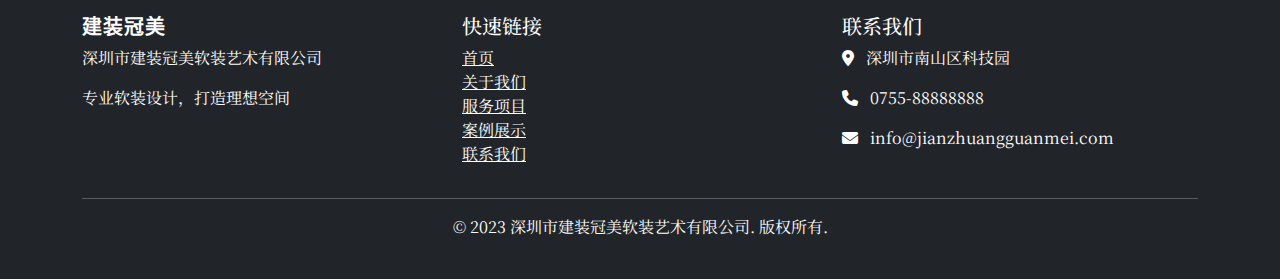
<file: services.html>
<!DOCTYPE html>
<html lang="zh-CN">
<head>
    <meta charset="UTF-8">
    <meta name="viewport" content="width=device-width, initial-scale=1.0">
    <title>服务项目 - 深圳市建装冠美软装艺术有限公司</title>
    <link href="https://cdn.jsdelivr.net/npm/bootstrap@5.3.0/dist/css/bootstrap.min.css" rel="stylesheet">
    <link href="https://fonts.googleapis.com/css2?family=Playfair+Display:wght@700&family=Noto+Serif+SC:wght@700&display=swap" rel="stylesheet">
    <link rel="stylesheet" href="https://cdnjs.cloudflare.com/ajax/libs/font-awesome/6.4.0/css/all.min.css">
    <link rel="stylesheet" href="css/style.css">
</head>
<body>
    <!-- 导航栏 -->
    <nav class="navbar navbar-expand-lg navbar-light bg-white fixed-top shadow-sm">
        <div class="container">
            <a class="navbar-brand logo" href="index.html">深圳市建装冠美软装艺术有限公司</a>
            <button class="navbar-toggler" type="button" data-bs-toggle="collapse" data-bs-target="#navbarNav">
                <span class="navbar-toggler-icon"></span>
            </button>
            <div class="collapse navbar-collapse" id="navbarNav">
                <ul class="navbar-nav ms-auto">
                    <li class="nav-item">
                        <a class="nav-link" href="index.html">首页</a>
                    </li>
                    <li class="nav-item">
                        <a class="nav-link" href="about.html">关于我们</a>
                    </li>
                    <li class="nav-item">
                        <a class="nav-link active" href="services.html">服务项目</a>
                    </li>
                    <li class="nav-item">
                        <a class="nav-link" href="portfolio.html">案例展示</a>
                    </li>
                    <li class="nav-item">
                        <a class="nav-link" href="contact.html">联系我们</a>
                    </li>
                </ul>
            </div>
        </div>
    </nav>

    <!-- 页面标题 -->
    <section class="page-header py-5 bg-light">
        <div class="container">
            <div class="row">
                <div class="col-12 text-center">
                    <h1 class="display-4">服务项目</h1>
                    <p class="lead">全方位软装设计解决方案</p>
                </div>
            </div>
        </div>
    </section>

    <!-- 服务内容 -->
    <section class="py-5">
        <div class="container">
            <div class="row">
                <div class="col-md-6 mb-5">
                    <div class="service-card p-4 h-100 shadow-sm rounded">
                        <div class="service-icon mb-3">
                            <i class="fas fa-home fa-2x text-primary"></i>
                        </div>
                        <h4>住宅软装设计</h4>
                        <p>为您的住宅空间提供专业的软装设计服务，包括客厅、卧室、餐厅、书房等空间的整体软装搭配。</p>
                        <ul>
                            <li>整体风格定位与色彩搭配</li>
                            <li>家具选型与布局设计</li>
                            <li>布艺、窗帘、地毯搭配</li>
                            <li>灯具、装饰品选购</li>
                            <li>艺术品与绿植配置</li>
                        </ul>
                    </div>
                </div>
                <div class="col-md-6 mb-5">
                    <div class="service-card p-4 h-100 shadow-sm rounded">
                        <div class="service-icon mb-3">
                            <i class="fas fa-building fa-2x text-primary"></i>
                        </div>
                        <h4>商业空间软装</h4>
                        <p>为办公空间、酒店、会所、展厅等商业场所提供专业的软装设计与实施服务。</p>
                        <ul>
                            <li>品牌形象与空间风格融合</li>
                            <li>办公家具与空间布局</li>
                            <li>酒店客房与公共区域软装</li>
                            <li>商业空间氛围营造</li>
                            <li>企业文化展示设计</li>
                        </ul>
                    </div>
                </div>
                <div class="col-md-6 mb-5">
                    <div class="service-card p-4 h-100 shadow-sm rounded">
                        <div class="service-icon mb-3">
                            <i class="fas fa-pencil-alt fa-2x text-primary"></i>
                        </div>
                        <h4>软装咨询与规划</h4>
                        <p>为客户提供专业的软装咨询与规划服务，帮助客户明确需求，制定合理的软装方案。</p>
                        <ul>
                            <li>软装需求分析与风格定位</li>
                            <li>软装预算规划与分配</li>
                            <li>软装采购指导与建议</li>
                            <li>现有空间软装优化</li>
                            <li>软装搭配技巧指导</li>
                        </ul>
                    </div>
                </div>
                <div class="col-md-6 mb-5">
                    <div class="service-card p-4 h-100 shadow-sm rounded">
                        <div class="service-icon mb-3">
                            <i class="fas fa-truck fa-2x text-primary"></i>
                        </div>
                        <h4>软装实施与安装</h4>
                        <p>提供专业的软装实施与安装服务，确保设计方案完美落地，打造理想的空间效果。</p>
                        <ul>
                            <li>家具安装与摆放</li>
                            <li>窗帘测量与安装</li>
                            <li>灯具安装与调试</li>
                            <li>装饰品摆放与调整</li>
                            <li>整体空间效果把控</li>
                        </ul>
                    </div>
                </div>
            </div>
        </div>
    </section>

    <!-- 服务流程 -->
    <section class="py-5 bg-light">
        <div class="container">
            <div class="row text-center mb-5">
                <div class="col">
                    <h2 class="section-title">服务流程</h2>
                    <p class="text-muted">专业、高效、贴心</p>
                </div>
            </div>
            <div class="row">
                <div class="col-md-3 text-center mb-4">
                    <div class="process-step mb-3">
                        <span class="step-number">1</span>
                    </div>
                    <h5>需求沟通</h5>
                    <p class="text-muted">深入了解客户需求与偏好，明确设计方向</p>
                </div>
                <div class="col-md-3 text-center mb-4">
                    <div class="process-step mb-3">
                        <span class="step-number">2</span>
                    </div>
                    <h5>方案设计</h5>
                    <p class="text-muted">根据需求制定初步设计方案，包括风格定位与色彩搭配</p>
                </div>
                <div class="col-md-3 text-center mb-4">
                    <div class="process-step mb-3">
                        <span class="step-number">3</span>
                    </div>
                    <h5>深化设计</h5>
                    <p class="text-muted">完善设计方案，确定具体产品与材质，制作效果图</p>
                </div>
                <div class="col-md-3 text-center mb-4">
                    <div class="process-step mb-3">
                        <span class="step-number">4</span>
                    </div>
                    <h5>实施落地</h5>
                    <p class="text-muted">采购、安装与摆放，确保设计方案完美呈现</p>
                </div>
            </div>
        </div>
    </section>

    <!-- 底部 -->
    <footer class="bg-dark text-white py-4">
        <div class="container">
            <div class="row">
                <div class="col-md-4">
                    <h5 class="logo-footer">建装冠美</h5>
                    <p>深圳市建装冠美软装艺术有限公司</p>
                    <p>专业软装设计，打造理想空间</p>
                </div>
                <div class="col-md-4">
                    <h5>快速链接</h5>
                    <ul class="list-unstyled">
                        <li><a href="index.html" class="text-white">首页</a></li>
                        <li><a href="about.html" class="text-white">关于我们</a></li>
                        <li><a href="services.html" class="text-white">服务项目</a></li>
                        <li><a href="portfolio.html" class="text-white">案例展示</a></li>
                        <li><a href="contact.html" class="text-white">联系我们</a></li>
                    </ul>
                </div>
                <div class="col-md-4">
                    <h5>联系我们</h5>
                    <p><i class="fas fa-map-marker-alt me-2"></i> 深圳市南山区科技园</p>
                    <p><i class="fas fa-phone me-2"></i> 0755-88888888</p>
                    <p><i class="fas fa-envelope me-2"></i> info@jianzhuangguanmei.com</p>
                </div>
            </div>
            <hr class="bg-white">
            <div class="text-center">
                <p>&copy; 2023 深圳市建装冠美软装艺术有限公司. 版权所有.</p>
            </div>
        </div>
    </footer>

    <script src="https://cdn.jsdelivr.net/npm/bootstrap@5.3.0/dist/js/bootstrap.bundle.min.js"></script>
    <script src="js/script.js"></script>
</body>
</html>
</file>
<file: css/style.css>
/* 全局样式 */
:root {
    --primary-color: #8B7355;
    --secondary-color: #D4B896;
    --dark-color: #333333;
    --light-color: #f8f9fa;
}

body {
    font-family: 'Noto Serif SC', serif;
    color: var(--dark-color);
    padding-top: 76px;
}

/* 导航栏品牌标志 - 艺术字体 */
.navbar-brand.logo {
    font-family: 'Playfair Display', serif;
    font-size: 1.8rem;
    font-weight: 700;
    color: var(--primary-color) !important;
    letter-spacing: 1px;
}

/* 页脚品牌标志 */
.logo-footer {
    font-family: 'Playfair Display', serif;
    font-weight: 700;
    color: white;
    letter-spacing: 1px;
}

/* 页面标题区域 */
.page-header {
    margin-top: -20px;
}

/* 部分标题样式 */
.section-title {
    font-family: 'Playfair Display', serif;
    font-weight: 700;
    color: var(--primary-color);
    margin-bottom: 1.5rem;
    position: relative;
}

.section-title:after {
    content: '';
    display: block;
    width: 60px;
    height: 3px;
    background-color: var(--secondary-color);
    margin-top: 10px;
}

/* 轮播图样式 */
.carousel-item {
    height: 600px;
}

.carousel-item img {
    height: 100%;
    object-fit: cover;
}

.carousel-caption {
    background-color: rgba(0, 0, 0, 0.5);
    padding: 20px;
    border-radius: 5px;
}

/* 服务卡片样式 */
.service-card {
    transition: transform 0.3s ease;
}

.service-card:hover {
    transform: translateY(-10px);
}

.service-icon {
    color: var(--primary-color);
}

/* 案例展示样式 */
.portfolio-card {
    position: relative;
    overflow: hidden;
    border-radius: 8px;
}

.portfolio-card img {
    transition: transform 0.5s ease;
    width: 100%;
}

.portfolio-overlay {
    position: absolute;
    top: 0;
    left: 0;
    width: 100%;
    height: 100%;
    background: rgba(139, 115, 85, 0.8);
    display: flex;
    align-items: center;
    justify-content: center;
    opacity: 0;
    transition: opacity 0.5s ease;
}

.portfolio-card:hover .portfolio-overlay {
    opacity: 1;
}

.portfolio-card:hover img {
    transform: scale(1.1);
}

.portfolio-content {
    text-align: center;
    color: white;
}

/* 团队成员样式 */
.team-member img {
    width: 150px;
    height: 150px;
    object-fit: cover;
}

/* 服务流程样式 */
.process-step {
    position: relative;
    display: inline-block;
}

.step-number {
    display: flex;
    align-items: center;
    justify-content: center;
    width: 60px;
    height: 60px;
    background-color: var(--primary-color);
    color: white;
    border-radius: 50%;
    font-size: 1.5rem;
    font-weight: bold;
}

/* 客户评价样式 */
.testimonial-card {
    transition: transform 0.3s ease;
}

.testimonial-card:hover {
    transform: translateY(-5px);
}

.author-avatar img {
    width: 50px;
    height: 50px;
    object-fit: cover;
}

/* 联系信息样式 */
.contact-item {
    display: flex;
    align-items: center;
}

.contact-icon {
    flex-shrink: 0;
}

/* 表单样式 */
.form-control:focus {
    border-color: var(--primary-color);
    box-shadow: 0 0 0 0.25rem rgba(139, 115, 85, 0.25);
}

.btn-primary {
    background-color: var(--primary-color);
    border-color: var(--primary-color);
}

.btn-primary:hover {
    background-color: #7a6348;
    border-color: #7a6348;
}

/* 响应式调整 */
@media (max-width: 768px) {
    .carousel-item {
        height: 400px;
    }
    
    body {
        padding-top: 66px;
    }
}
</file>
